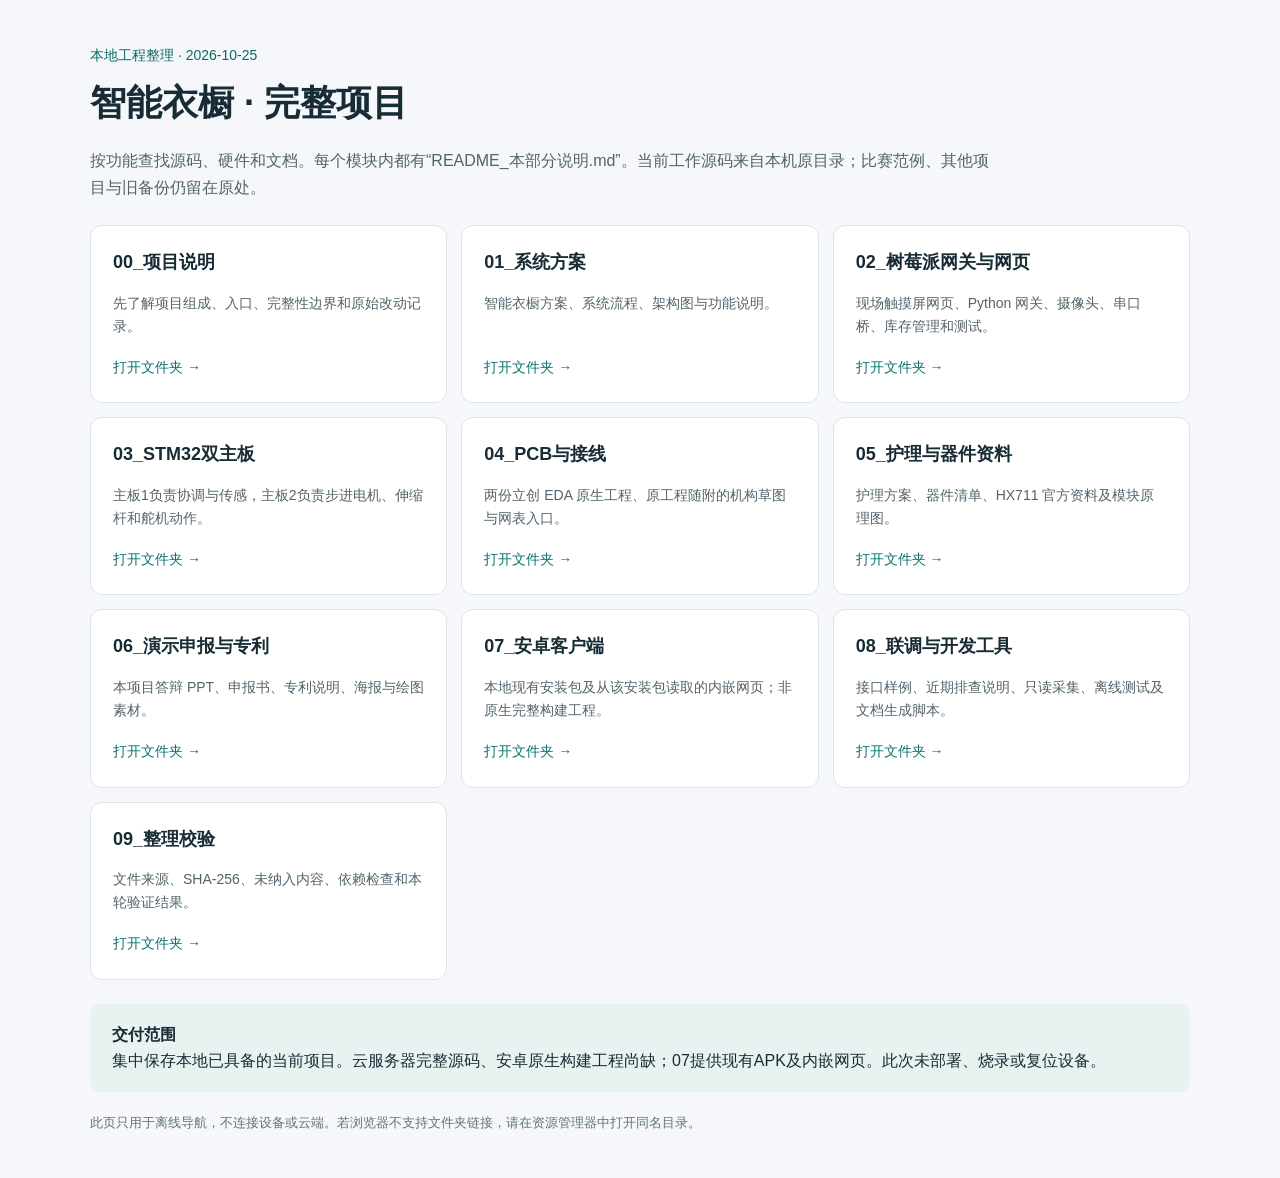
<file: 智能衣橱_完整项目_精简整理版_20261025/打开项目导航.html>
<!doctype html>
<html lang="zh-CN"><head><meta charset="utf-8"><meta name="viewport" content="width=device-width,initial-scale=1"><title>智能衣橱 · 项目导航</title>
<style>body{margin:0;background:#f5f7fa;color:#182c36;font:16px/1.65 "Microsoft YaHei",sans-serif}main{max-width:1100px;margin:auto;padding:44px 28px}header{margin-bottom:24px}.tag{color:#086963;font-size:14px}h1{font-size:36px;margin:6px 0}.intro{max-width:900px;color:#52636c}.grid{display:grid;grid-template-columns:repeat(auto-fit,minmax(290px,1fr));gap:14px}.card{display:block;background:#fff;border:1px solid #dce5e9;border-radius:12px;padding:22px;color:inherit;text-decoration:none}.card:hover{border-color:#098577}.card strong{font-size:18px}.card p{font-size:14px;color:#52636c;min-height:48px}.card span{color:#08736c;font-size:14px}.note{background:#e8f2f1;border-radius:10px;padding:18px 22px;margin-top:24px}footer{font-size:13px;color:#61737c;margin-top:20px}</style></head>
<body><main><header><div class="tag">本地工程整理 · 2026-10-25</div><h1>智能衣橱 · 完整项目</h1><p class="intro">按功能查找源码、硬件和文档。每个模块内都有“README_本部分说明.md”。当前工作源码来自本机原目录；比赛范例、其他项目与旧备份仍留在原处。</p></header>
<div class="grid"><a class="card" href="00_项目说明/"><strong>00_项目说明</strong><p>先了解项目组成、入口、完整性边界和原始改动记录。</p><span>打开文件夹 →</span></a>
<a class="card" href="01_系统方案/"><strong>01_系统方案</strong><p>智能衣橱方案、系统流程、架构图与功能说明。</p><span>打开文件夹 →</span></a>
<a class="card" href="02_树莓派网关与网页/"><strong>02_树莓派网关与网页</strong><p>现场触摸屏网页、Python 网关、摄像头、串口桥、库存管理和测试。</p><span>打开文件夹 →</span></a>
<a class="card" href="03_STM32双主板/"><strong>03_STM32双主板</strong><p>主板1负责协调与传感，主板2负责步进电机、伸缩杆和舵机动作。</p><span>打开文件夹 →</span></a>
<a class="card" href="04_PCB与接线/"><strong>04_PCB与接线</strong><p>两份立创 EDA 原生工程、原工程随附的机构草图与网表入口。</p><span>打开文件夹 →</span></a>
<a class="card" href="05_护理与器件资料/"><strong>05_护理与器件资料</strong><p>护理方案、器件清单、HX711 官方资料及模块原理图。</p><span>打开文件夹 →</span></a>
<a class="card" href="06_演示申报与专利/"><strong>06_演示申报与专利</strong><p>本项目答辩 PPT、申报书、专利说明、海报与绘图素材。</p><span>打开文件夹 →</span></a>
<a class="card" href="07_安卓客户端/"><strong>07_安卓客户端</strong><p>本地现有安装包及从该安装包读取的内嵌网页；非原生完整构建工程。</p><span>打开文件夹 →</span></a>
<a class="card" href="08_联调与开发工具/"><strong>08_联调与开发工具</strong><p>接口样例、近期排查说明、只读采集、离线测试及文档生成脚本。</p><span>打开文件夹 →</span></a>
<a class="card" href="09_整理校验/"><strong>09_整理校验</strong><p>文件来源、SHA-256、未纳入内容、依赖检查和本轮验证结果。</p><span>打开文件夹 →</span></a></div><div class="note"><strong>交付范围</strong><br>集中保存本地已具备的当前项目。云服务器完整源码、安卓原生构建工程尚缺；07提供现有APK及内嵌网页。此次未部署、烧录或复位设备。</div>
<footer>此页只用于离线导航，不连接设备或云端。若浏览器不支持文件夹链接，请在资源管理器中打开同名目录。</footer></main></body></html>
</file>
